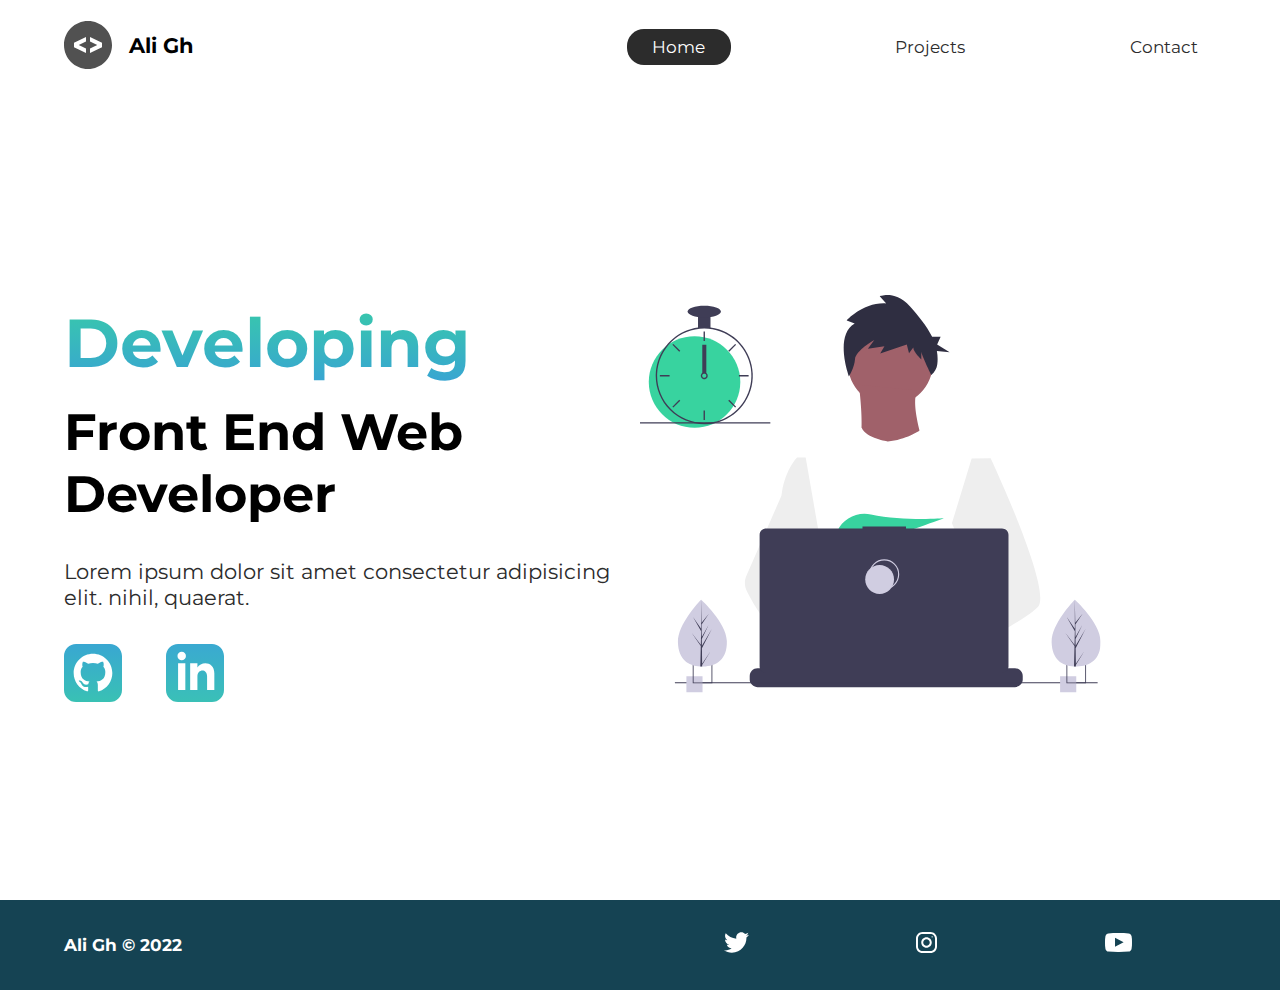
<file: index.html>
<!DOCTYPE html>
<html lang="en">
  <head>
    <meta charset="UTF-8" />
    <meta http-equiv="X-UA-Compatible" content="IE=edge" />
    <meta name="viewport" content="width=device-width, initial-scale=1.0" />
    <meta
      name="description"
      content="Ali is a front end web developer who specializes in html,css"
    />
    <meta name="robots" content="index,follow" />
    <link rel="stylesheet" href="../styles/style.css" />
    <link
      href="https://fonts.googleapis.com/css2?family=Montserrat:wght@400;500&display=swap"
      rel="stylesheet"
    />
    <title>front-end | Web Developer</title>
  </head>
  <body>
    <header class="main-head">
      <nav>
        <div class="logo">
          <img src="icons/code.svg" alt="logo" />
          <h1>Ali Gh</h1>
        </div>
        <ul>
          <li><a class="active" href="/">Home</a></li>
          <li><a href="./projects/">Projects</a></li>
          <li><a href="./contact/">Contact</a></li>
        </ul>
      </nav>
    </header>
    <section class="intro">
      <div class="intro-text">
        <h2>Developing</h2>
        <h3>
          Front End Web <br />
          Developer
        </h3>
        <p>
          Lorem ipsum dolor sit amet consectetur adipisicing elit. nihil,
          quaerat.
        </p>
        <div class="intro-special">
          <a href="#"
            ><img src="/icons/github.svg" alt="github-social-link"
          /></a>
          <a href="#"
            ><img src="/icons/linked-in.svg" alt="linkedin-social-link"
          /></a>
        </div>
      </div>
      <div class="intro-images">
        <svg
          width="799"
          height="690"
          viewBox="0 0 799 690"
          fill="none"
          xmlns="http://www.w3.org/2000/svg"
        >
          <g id="undraw_dev_productivity_umsq (1) 1" clip-path="url(#clip0)">
            <path
              id="Vector"
              d="M516.92 624.636C516.92 624.636 512.16 626.266 504.42 628.576C487.31 633.706 455.65 642.216 428.82 643.916C405.72 645.396 386.2 641.836 382.63 626.766C381.1 620.286 383.27 614.956 388 610.576C402.12 597.486 439 592.796 468.25 591.186C476.51 590.736 484.15 590.526 490.51 590.446C501.31 590.306 508.39 590.526 508.39 590.526L508.56 591.186L516.92 624.636Z"
              fill="#A0616A"
            />
            <path
              id="Vector_2"
              d="M436.99 672.586C418.61 695.346 342.73 647.666 316.19 629.886C310.41 626.016 306.97 623.566 306.97 623.566L331.25 591.186L338.94 580.936C338.94 580.936 345.82 584.586 355.99 590.526C356.36 590.746 356.73 590.966 357.11 591.186C365.88 596.336 376.89 603.066 388 610.576C403.33 620.946 418.83 632.776 428.82 643.916C438.59 654.806 443.08 665.036 436.99 672.586Z"
              fill="#A0616A"
            />
            <g id="me">
              <path
                id="Vector_3"
                d="M434.672 191.952C475.283 191.607 507.926 158.406 507.582 117.795C507.237 77.1832 474.036 44.5403 433.425 44.8847C392.813 45.2291 360.17 78.4303 360.515 119.042C360.859 159.653 394.06 192.296 434.672 191.952Z"
                fill="#A0616A"
              />
              <path
                id="Vector_4"
                d="M379.477 155.65C379.477 155.65 394.216 259.972 373.002 271.875C351.787 283.779 499.929 283.588 499.929 283.588C499.929 283.588 466.124 193.284 480.809 165.449L379.477 155.65Z"
                fill="#A0616A"
              />
              <path
                id="Vector_5"
                d="M608.101 283.199L596.257 339.402L571.214 458.308L570.49 464.815L562.138 540.138L556.582 590.177L552.857 623.79C528.584 636.526 510.988 645.326 510.988 645.326C510.988 645.326 509.404 637.719 506.871 627.99C489.805 633.265 458.218 642.043 431.404 643.97C441.266 654.777 445.842 664.969 439.817 672.57C421.63 695.485 345.349 648.45 318.659 630.896C318.077 635.158 317.879 639.464 318.068 643.762L297.626 628.314L299.331 592.359L302.206 531.522L305.819 455.229C304.448 451.975 303.294 448.634 302.364 445.228C295.956 423.161 288.032 379.057 281.928 342.067C277.016 312.298 273.302 287.138 272.517 281.785C272.411 281.086 272.358 280.726 272.358 280.726L384.363 230.094C392.509 248.556 429.865 253.809 429.865 253.809C460.756 251.417 484.847 234.913 484.847 234.913L608.101 283.199Z"
                fill="white"
              />
              <path
                id="Vector_6"
                d="M372.285 49.3811L358.49 43.9934C358.49 43.9934 386.969 12.1 426.99 14.513L415.635 2.22366C415.635 2.22366 443.04 -9.01799 468.283 19.6674C481.553 34.7467 496.908 52.4737 506.557 72.5077L521.281 72.3829L515.251 85.9663L536.874 99.3152L514.777 97.0719C516.155 104.471 516.421 112.034 515.566 119.511C514.683 126.991 510.928 133.835 505.094 138.598V138.598C505.094 138.598 487.743 103.449 487.696 97.9443L487.813 111.705C487.813 111.705 473.959 99.4371 473.889 91.1807L466.471 100.877L462.593 85.7717L416.475 101.301L423.87 88.8526L395.157 93.2246L406.278 77.9923C406.278 77.9923 373.932 96.1568 372.811 111.304C371.689 126.452 362.299 140.875 362.299 140.875C362.299 140.875 336.213 70.3294 372.285 49.3811Z"
                fill="#2F2E41"
              />
              <path
                id="Vector_7"
                d="M690.215 540.422C682.794 548.605 664.338 560.992 641.951 574.422C633.623 579.413 624.757 584.559 615.71 589.676C594.122 601.889 571.514 614.001 552.857 623.79C528.584 636.526 510.988 645.326 510.988 645.326C510.988 645.326 509.403 637.719 506.871 627.99C503.48 614.968 498.397 598.141 493.184 590.715C493.002 590.456 492.82 590.218 492.638 589.979C491.121 588.022 489.601 586.885 488.112 586.897L562.138 540.138L594.127 519.926L570.489 464.814L540.842 395.683L557.908 339.727L575.062 283.479L608.101 283.199C608.101 283.199 619.243 306.985 633.514 340.166C635.647 345.128 637.851 350.299 640.096 355.64C669.469 425.394 706.176 522.836 690.215 540.422Z"
                fill="#EEEEEE"
              />
              <path
                id="Vector_8"
                d="M358.123 591.2C355.41 591.212 352.702 591.456 350.029 591.928C327.074 596.073 320.47 616.94 318.659 630.896C318.077 635.158 317.879 639.464 318.068 643.761L297.626 628.314L290.178 622.687C272.316 616.628 256.353 605.733 242.483 592.84C230.449 581.456 219.634 568.849 210.213 555.223C200.831 541.793 192.448 527.692 185.134 513.034C183.094 508.943 181.977 504.454 181.864 499.884C181.751 495.314 182.644 490.775 184.48 486.588L209.154 430.327L245.218 348.098C245.471 346.146 245.752 344.237 246.059 342.371C252.995 300.511 272.367 281.786 272.367 281.786L287.286 281.659L297.778 341.932L310.813 416.815L302.364 445.227L282.839 510.845L302.205 531.522L358.123 591.2Z"
                fill="#EEEEEE"
              />
            </g>
            <path
              id="Vector_9"
              d="M372.877 415.806L385.631 430.686C390.37 429.783 395.319 428.721 400.416 427.529L396.752 415.806L405.71 426.256C459.707 412.975 526.637 387.155 526.637 387.155C526.637 387.155 454.379 392.453 400.428 380.666C376.558 375.451 351.998 387.284 342.202 409.668C336.508 422.679 337.403 433.951 357.596 433.951C364.419 433.835 371.223 433.195 377.949 432.037L372.877 415.806Z"
              fill="#38D39F"
            />
            <path
              id="Vector_10"
              d="M663.65 660.386V666.456C663.654 668.122 663.345 669.774 662.74 671.326C662.472 672.018 662.147 672.687 661.77 673.326C660.578 675.326 658.887 676.983 656.862 678.133C654.838 679.283 652.549 679.887 650.22 679.886H203.67C201.342 679.887 199.053 679.283 197.028 678.133C195.003 676.983 193.312 675.326 192.12 673.326C191.743 672.687 191.419 672.018 191.15 671.326C190.546 669.774 190.237 668.122 190.24 666.456V660.386C190.24 658.622 190.587 656.876 191.262 655.246C191.936 653.616 192.926 652.136 194.173 650.888C195.42 649.641 196.901 648.652 198.53 647.977C200.16 647.302 201.906 646.955 203.67 646.956H229.41V644.126C229.41 644.052 229.425 643.979 229.453 643.911C229.481 643.843 229.522 643.782 229.574 643.73C229.626 643.678 229.688 643.636 229.756 643.608C229.824 643.58 229.897 643.566 229.97 643.566H243.4C243.474 643.566 243.547 643.58 243.615 643.608C243.683 643.636 243.745 643.678 243.797 643.73C243.849 643.782 243.89 643.843 243.918 643.911C243.946 643.979 243.96 644.052 243.96 644.126V646.956H252.35V644.126C252.35 644.052 252.365 643.979 252.393 643.911C252.421 643.843 252.462 643.782 252.514 643.73C252.566 643.678 252.628 643.636 252.696 643.608C252.764 643.58 252.837 643.566 252.91 643.566H266.34C266.414 643.566 266.487 643.58 266.555 643.608C266.623 643.636 266.684 643.678 266.736 643.73C266.789 643.782 266.83 643.843 266.858 643.911C266.886 643.979 266.9 644.052 266.9 644.126V646.956H275.3V644.126C275.3 644.052 275.315 643.979 275.343 643.911C275.371 643.843 275.412 643.782 275.464 643.73C275.516 643.678 275.578 643.636 275.646 643.608C275.714 643.58 275.787 643.566 275.86 643.566H289.29C289.364 643.566 289.437 643.58 289.505 643.608C289.573 643.636 289.634 643.678 289.686 643.73C289.739 643.782 289.78 643.843 289.808 643.911C289.836 643.979 289.85 644.052 289.85 644.126V646.956H298.24V644.126C298.24 644.052 298.255 643.979 298.283 643.911C298.311 643.843 298.352 643.782 298.404 643.73C298.456 643.678 298.518 643.636 298.586 643.608C298.654 643.58 298.727 643.566 298.8 643.566H312.23C312.304 643.566 312.377 643.58 312.445 643.608C312.513 643.636 312.574 643.678 312.626 643.73C312.678 643.782 312.72 643.843 312.748 643.911C312.776 643.979 312.79 644.052 312.79 644.126V646.956H321.18V644.126C321.18 644.052 321.194 643.979 321.223 643.911C321.251 643.843 321.292 643.782 321.344 643.73C321.396 643.678 321.458 643.636 321.526 643.608C321.594 643.58 321.667 643.566 321.74 643.566H335.17C335.244 643.566 335.317 643.58 335.385 643.608C335.453 643.636 335.514 643.678 335.566 643.73C335.618 643.782 335.66 643.843 335.688 643.911C335.716 643.979 335.73 644.052 335.73 644.126V646.956H344.13V644.126C344.13 644.052 344.145 643.979 344.173 643.911C344.201 643.843 344.242 643.782 344.294 643.73C344.346 643.678 344.408 643.636 344.476 643.608C344.544 643.58 344.617 643.566 344.69 643.566H358.12C358.194 643.566 358.267 643.58 358.335 643.608C358.403 643.636 358.464 643.678 358.516 643.73C358.569 643.782 358.61 643.843 358.638 643.911C358.666 643.979 358.68 644.052 358.68 644.126V646.956H367.07V644.126C367.07 644.052 367.085 643.979 367.113 643.911C367.141 643.843 367.182 643.782 367.234 643.73C367.286 643.678 367.348 643.636 367.416 643.608C367.484 643.58 367.557 643.566 367.63 643.566H472.83C472.904 643.566 472.977 643.58 473.045 643.608C473.113 643.636 473.174 643.678 473.227 643.73C473.279 643.782 473.32 643.843 473.348 643.911C473.376 643.979 473.39 644.052 473.39 644.126V646.956H481.79V644.126C481.79 644.052 481.804 643.979 481.833 643.911C481.861 643.843 481.902 643.782 481.954 643.73C482.006 643.678 482.068 643.636 482.136 643.608C482.204 643.58 482.277 643.566 482.35 643.566H495.78C495.928 643.567 496.07 643.627 496.175 643.732C496.279 643.836 496.339 643.978 496.34 644.126V646.956H504.73V644.126C504.73 644.052 504.745 643.979 504.773 643.911C504.801 643.843 504.842 643.782 504.894 643.73C504.946 643.678 505.008 643.636 505.076 643.608C505.144 643.58 505.217 643.566 505.29 643.566H518.72C518.794 643.566 518.867 643.58 518.935 643.608C519.003 643.636 519.065 643.678 519.117 643.73C519.169 643.782 519.21 643.843 519.238 643.911C519.266 643.979 519.28 644.052 519.28 644.126V646.956H527.67V644.126C527.67 644.052 527.685 643.979 527.713 643.911C527.741 643.843 527.782 643.782 527.834 643.73C527.886 643.678 527.948 643.636 528.016 643.608C528.084 643.58 528.157 643.566 528.23 643.566H541.66C541.734 643.566 541.807 643.58 541.875 643.608C541.943 643.636 542.005 643.678 542.057 643.73C542.109 643.782 542.15 643.843 542.178 643.911C542.206 643.979 542.22 644.052 542.22 644.126V646.956H550.62V644.126C550.62 644.052 550.635 643.979 550.663 643.911C550.691 643.843 550.732 643.782 550.784 643.73C550.836 643.678 550.898 643.636 550.966 643.608C551.034 643.58 551.107 643.566 551.18 643.566H564.61C564.757 643.568 564.898 643.628 565.001 643.733C565.104 643.837 565.161 643.979 565.16 644.126V646.956H573.56V644.126C573.56 644.052 573.575 643.979 573.603 643.911C573.631 643.843 573.672 643.782 573.724 643.73C573.776 643.678 573.838 643.636 573.906 643.608C573.974 643.58 574.047 643.566 574.12 643.566H587.55C587.624 643.566 587.697 643.58 587.765 643.608C587.833 643.636 587.895 643.678 587.947 643.73C587.999 643.782 588.04 643.843 588.068 643.911C588.096 643.979 588.11 644.052 588.11 644.126V646.956H596.5V644.126C596.5 644.052 596.515 643.979 596.543 643.911C596.571 643.843 596.612 643.782 596.664 643.73C596.716 643.678 596.778 643.636 596.846 643.608C596.914 643.58 596.987 643.566 597.06 643.566H610.49C610.564 643.566 610.637 643.58 610.705 643.608C610.773 643.636 610.835 643.678 610.887 643.73C610.939 643.782 610.98 643.843 611.008 643.911C611.036 643.979 611.05 644.052 611.05 644.126V646.956H650.22C651.984 646.955 653.731 647.302 655.36 647.977C656.99 648.652 658.471 649.641 659.718 650.888C660.965 652.136 661.954 653.616 662.629 655.246C663.304 656.876 663.651 658.622 663.65 660.386Z"
              fill="#3F3D56"
            />
            <path
              id="Vector_11"
              d="M793.5 671.326H60.5V673.326H793.5V671.326Z"
              fill="#3F3D56"
            />
            <path
              id="Vector_12"
              d="M627.694 404.757H461.251V401.326H385.78V404.757H218.651C215.665 404.757 212.801 405.943 210.69 408.054C208.578 410.166 207.392 413.029 207.392 416.015V643.927C207.392 646.913 208.578 649.776 210.69 651.888C212.801 653.999 215.665 655.185 218.651 655.185H627.694C630.68 655.185 633.544 653.999 635.655 651.888C637.767 649.776 638.953 646.913 638.953 643.927V416.015C638.953 414.537 638.662 413.073 638.096 411.707C637.53 410.341 636.701 409.1 635.655 408.054C634.61 407.009 633.369 406.18 632.003 405.614C630.637 405.048 629.173 404.757 627.694 404.757Z"
              fill="#3F3D56"
            />
            <path
              id="Vector_13"
              d="M423.5 509.326C437.307 509.326 448.5 498.133 448.5 484.326C448.5 470.519 437.307 459.326 423.5 459.326C409.693 459.326 398.5 470.519 398.5 484.326C398.5 498.133 409.693 509.326 423.5 509.326Z"
              stroke="#D0CDE1"
              stroke-width="2"
              stroke-miterlimit="10"
            />
            <path
              id="Vector_14"
              d="M415.5 518.326C429.307 518.326 440.5 507.133 440.5 493.326C440.5 479.519 429.307 468.326 415.5 468.326C401.693 468.326 390.5 479.519 390.5 493.326C390.5 507.133 401.693 518.326 415.5 518.326Z"
              fill="#D0CDE1"
            />
            <path
              id="Vector_15"
              d="M108.446 661.223H80.4463V689.223H108.446V661.223Z"
              fill="#D0CDE1"
            />
            <path
              id="Vector_16"
              d="M91.4502 639.223V673.223H125.45V639.223H91.4502ZM123.97 671.743H92.9202V640.703H123.97V671.743Z"
              fill="#3F3D56"
            />
            <path
              id="Vector_17"
              d="M756.446 661.223H728.446V689.223H756.446V661.223Z"
              fill="#D0CDE1"
            />
            <path
              id="Vector_18"
              d="M739.45 639.223V673.223H773.45V639.223H739.45ZM771.97 671.743H740.92V640.703H771.97V671.743Z"
              fill="#3F3D56"
            />
            <path
              id="Vector_19"
              d="M94.5802 230.113C138.399 230.113 173.921 194.592 173.921 150.773C173.921 106.955 138.399 71.4326 94.5802 71.4326C50.7617 71.4326 15.2397 106.955 15.2397 150.773C15.2397 194.592 50.7617 230.113 94.5802 230.113Z"
              fill="#38D39F"
            />
            <path
              id="Vector_20"
              d="M122.229 56.4899C115.045 55.5763 107.774 55.5763 100.59 56.4899C84.586 58.5913 69.5203 65.2398 57.181 75.6465C44.8417 86.0532 35.7467 99.7813 30.9754 115.202C28.8053 122.229 27.5764 129.514 27.3208 136.864C27.2848 137.886 27.2607 138.92 27.2607 139.954C27.283 162.264 36.1559 183.655 51.932 199.431C67.7082 215.207 89.0989 224.08 111.41 224.103C113.201 224.103 114.992 224.042 116.759 223.934C120.907 223.674 125.03 223.103 129.093 222.227C148.495 218.055 165.798 207.161 177.947 191.468C190.095 175.776 196.308 156.295 195.487 136.467C194.665 116.638 186.863 97.738 173.459 83.1039C160.054 68.4698 141.909 59.0435 122.229 56.4899H122.229ZM137.748 217.347H137.736C130.959 219.659 123.905 221.062 116.759 221.518C114.992 221.638 113.201 221.698 111.41 221.698C89.7377 221.672 68.961 213.051 53.6367 197.727C38.3123 182.402 29.6914 161.626 29.6649 139.954C29.6649 138.92 29.689 137.886 29.725 136.864C30.5514 115.744 39.5156 95.7617 54.7411 81.1008C69.9666 66.44 90.273 58.237 111.41 58.2089C130.776 58.21 149.513 65.0865 164.283 77.6131C179.052 90.1398 188.895 107.503 192.057 126.61C195.219 145.716 191.496 165.325 181.55 181.942C171.604 198.559 156.081 211.106 137.748 217.347H137.748Z"
              fill="#3F3D56"
            />
            <path
              id="Vector_21"
              d="M112.612 63.0176H110.208V79.8474H112.612V63.0176Z"
              fill="#3F3D56"
            />
            <path
              id="Vector_22"
              d="M57.8578 84.7018L56.1577 86.4019L68.0582 98.3023L69.7582 96.6022L57.8578 84.7018Z"
              fill="#3F3D56"
            />
            <path
              id="Vector_23"
              d="M34.4736 138.751V141.156H51.3034V138.751H34.4736Z"
              fill="#3F3D56"
            />
            <path
              id="Vector_24"
              d="M56.1578 193.506L57.8579 195.206L69.7584 183.306L68.0583 181.606L56.1578 193.506Z"
              fill="#3F3D56"
            />
            <path
              id="Vector_25"
              d="M153.062 96.6022L154.762 98.3022L166.662 86.4018L164.962 84.7017L153.062 96.6022Z"
              fill="#3F3D56"
            />
            <path
              id="Vector_26"
              d="M171.516 138.751V141.156H188.346V138.751H171.516Z"
              fill="#3F3D56"
            />
            <path
              id="Vector_27"
              d="M154.762 181.605L153.062 183.305L164.962 195.206L166.662 193.506L154.762 181.605Z"
              fill="#3F3D56"
            />
            <path
              id="Vector_28"
              d="M112.612 200.06H110.208V216.89H112.612V200.06Z"
              fill="#3F3D56"
            />
            <path
              id="Vector_29"
              d="M115.016 135.145C113.976 134.365 112.711 133.943 111.41 133.943C110.11 133.943 108.844 134.365 107.804 135.145C107.091 135.686 106.505 136.375 106.085 137.165C105.552 138.181 105.322 139.329 105.421 140.473C105.52 141.616 105.944 142.707 106.644 143.617C107.343 144.527 108.288 145.218 109.368 145.608C110.447 145.997 111.616 146.07 112.735 145.817C113.855 145.564 114.878 144.996 115.685 144.179C116.492 143.363 117.048 142.333 117.288 141.21C117.528 140.088 117.441 138.92 117.039 137.846C116.636 136.771 115.935 135.834 115.017 135.145H115.016ZM111.41 143.56C110.454 143.557 109.539 143.176 108.863 142.501C108.187 141.825 107.807 140.909 107.804 139.954C107.808 139.224 108.03 138.513 108.441 137.91C108.793 137.4 109.271 136.989 109.828 136.718C110.386 136.446 111.004 136.323 111.623 136.361C112.241 136.398 112.84 136.594 113.361 136.931C113.881 137.267 114.307 137.732 114.595 138.281C114.883 138.83 115.025 139.444 115.007 140.063C114.989 140.683 114.811 141.287 114.491 141.818C114.17 142.349 113.719 142.788 113.179 143.093C112.639 143.398 112.03 143.559 111.41 143.56V143.56Z"
              fill="#3F3D56"
            />
            <path
              id="Vector_30"
              d="M122.229 35.3687H100.591V57.007H122.229V35.3687Z"
              fill="#3F3D56"
            />
            <path
              id="Vector_31"
              d="M111.41 38.9748C127.344 38.9748 140.261 34.4 140.261 28.7567C140.261 23.1134 127.344 18.5386 111.41 18.5386C95.4757 18.5386 82.5586 23.1134 82.5586 28.7567C82.5586 34.4 95.4757 38.9748 111.41 38.9748Z"
              fill="#3F3D56"
            />
            <path id="clock-arrow" d="M115 86H108V135H115V86Z" fill="#3F3D56" />
            <path
              id="Vector_32"
              d="M226 220.44H0V222.844H226V220.44Z"
              fill="#3F3D56"
            />
            <g id="plant-left">
              <path
                id="Vector_33"
                d="M150.594 599.754C151.527 631.704 132.858 643.413 109.43 644.097C108.886 644.113 108.344 644.123 107.805 644.126C106.719 644.135 105.643 644.117 104.577 644.072C83.3891 643.193 66.6172 631.945 65.7495 602.232C64.8515 571.482 103.018 531.529 105.882 528.574L105.887 528.571C105.996 528.458 106.052 528.402 106.052 528.402C106.052 528.402 149.661 567.807 150.594 599.754Z"
                fill="#D0CDE1"
              />
              <path
                id="Vector_34"
                d="M107.744 639.255L122.626 617.124L107.774 641.636L107.805 644.126C106.719 644.135 105.643 644.117 104.577 644.072L105.315 612.06L105.295 611.813L105.322 611.766L105.393 608.741L89.0952 585.078L105.374 606.477L105.432 607.116L105.989 582.93L91.9122 558.397L106.029 578.681L105.882 528.574L105.882 528.407L105.887 528.571L106.821 568.062L119.651 552.021L106.863 571.464L107.143 593.098L118.949 571.984L107.187 596.279L107.343 608.308L124.512 578.897L107.395 612.505L107.744 639.255Z"
                fill="#3F3D56"
              />
            </g>
            <g id="plant-right">
              <path
                id="Vector_35"
                d="M798.594 599.754C799.527 631.704 780.858 643.413 757.43 644.097C756.886 644.113 756.344 644.123 755.805 644.126C754.719 644.135 753.643 644.117 752.577 644.072C731.389 643.193 714.617 631.945 713.749 602.232C712.851 571.482 751.018 531.529 753.882 528.574L753.887 528.571C753.996 528.458 754.052 528.402 754.052 528.402C754.052 528.402 797.661 567.807 798.594 599.754Z"
                fill="#D0CDE1"
              />
              <path
                id="Vector_36"
                d="M755.744 639.255L770.626 617.124L755.774 641.636L755.805 644.126C754.719 644.135 753.643 644.117 752.577 644.072L753.315 612.06L753.295 611.813L753.323 611.766L753.393 608.741L737.095 585.078L753.374 606.477L753.432 607.116L753.989 582.93L739.912 558.397L754.029 578.681L753.882 528.574L753.882 528.407L753.887 528.571L754.821 568.062L767.651 552.021L754.864 571.464L755.143 593.098L766.949 571.984L755.187 596.279L755.343 608.308L772.512 578.897L755.395 612.505L755.744 639.255Z"
                fill="#3F3D56"
              />
            </g>
          </g>
          <defs>
            <clipPath id="clip0">
              <rect width="798.627" height="689.223" fill="white" />
            </clipPath>
          </defs>
        </svg>
        <img class="splash" src="/img/splash.svg" alt="" />
      </div>
    </section>
    <footer>
      <h4>Ali Gh &copy; 2022</h4>
      <ul>
        <li>
          <a href="#"
            ><img src="/icons/twitter 1.svg" alt="twitter-social"
          /></a>
        </li>
        <li>
          <a href="#"
            ><img src="/icons/instagram 1.svg" alt="instagram-social"
          /></a>
        </li>
        <li>
          <a href="#"
            ><img src="/icons/youtube-symbol 1.svg" alt="youtube-social"
          /></a>
        </li>
      </ul>
    </footer>
  </body>
</html>
</file>
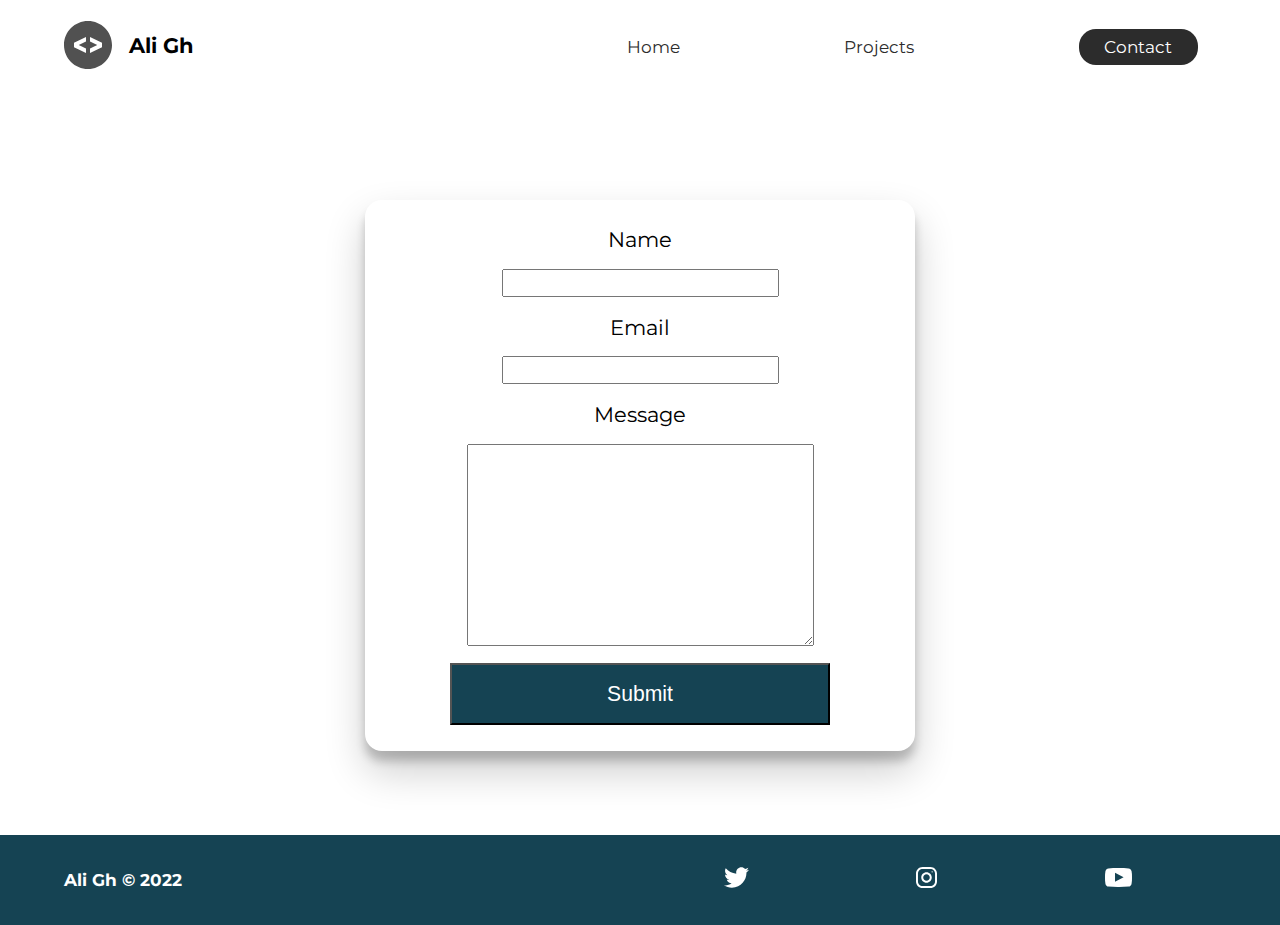
<file: contact/index.html>
<!DOCTYPE html>
<html lang="en">
  <head>
    <meta charset="UTF-8" />
    <meta http-equiv="X-UA-Compatible" content="IE=edge" />
    <meta name="viewport" content="width=device-width, initial-scale=1.0" />
    <meta
      name="description"
      content="Ali is a front end web developer who specializes in html,css"
    />
    <meta name="robots" content="index,follow" />
    <link rel="stylesheet" href="/styles/style.css" />
    <link
      href="https://fonts.googleapis.com/css2?family=Montserrat:wght@400;500&display=swap"
      rel="stylesheet"
    />
    <title>front-end | Web Developer</title>
  </head>
  <body>
    <header class="main-head">
      <nav>
        <div class="logo">
          <img src="../icons/code.svg" alt="logo" />
          <h1>Ali Gh</h1>
        </div>
        <ul>
          <li><a href="../index.html">Home</a></li>
          <li><a href="../projects/">Projects</a></li>
          <li><a class="active" href="./index.html">Contact</a></li>
        </ul>
      </nav>
    </header>
    <section class="form-section">
      <form action="">
        <label for="name">Name</label>
        <input type="text" name="name" id="name" required />
        <label for="email">Email</label>
        <input type="email" name="email" id="email" required />
        <label for="message">Message</label>
        <textarea name="message" id="message" cols="30" rows="10"></textarea>
        <button type="submit">Submit</button>
      </form>
    </section>
    <footer>
      <h4>Ali Gh &copy; 2022</h4>
      <ul>
        <li>
          <a href="#"
            ><img src="/icons/twitter 1.svg" alt="twitter-social"
          /></a>
        </li>
        <li>
          <a href="#"
            ><img src="/icons/instagram 1.svg" alt="instagram-social"
          /></a>
        </li>
        <li>
          <a href="#"
            ><img src="/icons/youtube-symbol 1.svg" alt="youtube-social"
          /></a>
        </li>
      </ul>
    </footer>
  </body>
</html>
</file>
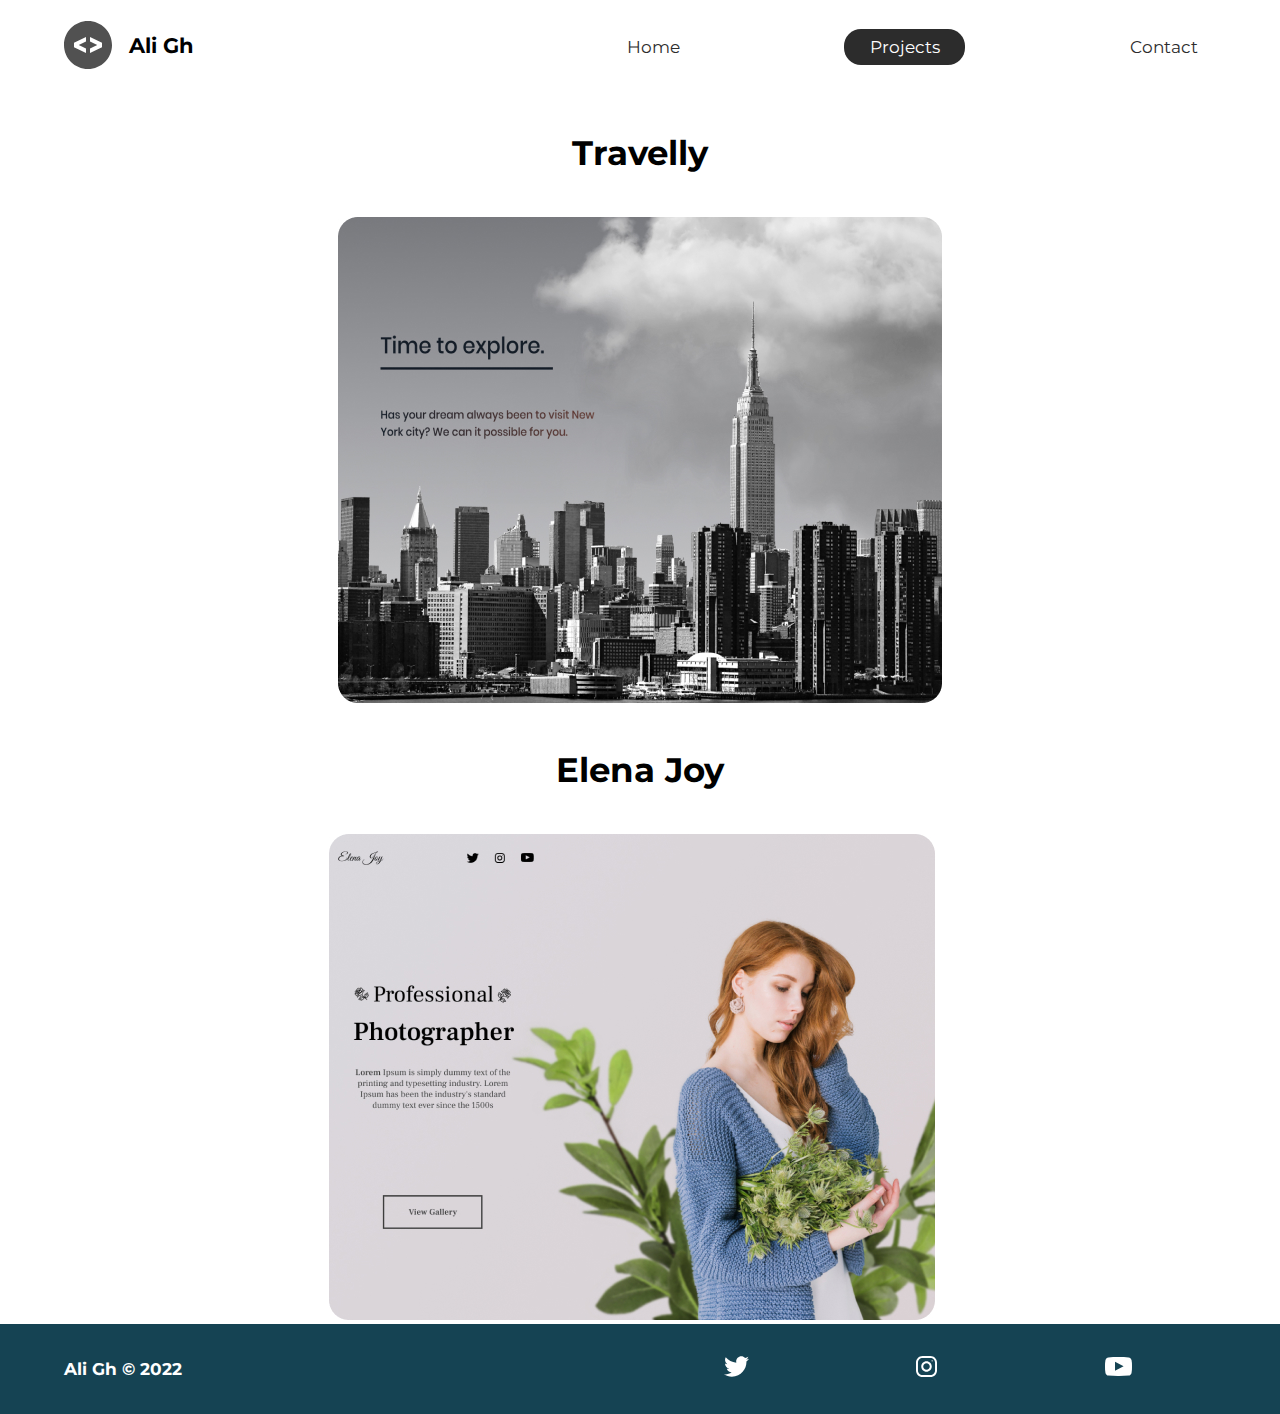
<file: projects/index.html>
<!DOCTYPE html>
<html lang="en">
  <head>
    <meta charset="UTF-8" />
    <meta http-equiv="X-UA-Compatible" content="IE=edge" />
    <meta name="viewport" content="width=device-width, initial-scale=1.0" />
    <meta
      name="description"
      content="Ali is a front end web developer who specializes in html,css"
    />
    <meta name="robots" content="index,follow" />
    <link rel="stylesheet" href="/styles/style.css" />
    <link
      href="https://fonts.googleapis.com/css2?family=Montserrat:wght@400;500&display=swap"
      rel="stylesheet"
    />
    <title>front-end | Web Developer</title>
  </head>
  <body>
    <header class="main-head">
      <nav>
        <div class="logo">
          <img src="../icons/code.svg" alt="logo" />
          <h1>Ali Gh</h1>
        </div>
        <ul>
          <li><a href="../index.html">Home</a></li>
          <li><a class="active" href="/">Projects</a></li>
          <li><a href="../contact/">Contact</a></li>
        </ul>
      </nav>
    </header>
    <section class="projects">
      <div class="travelly">
        <h2>Travelly</h2>
        <a href="https://cheerful-klepon-75ec2d.netlify.app/">
          <img src="../img/travelly.jpg" alt="travelly-project" />
        </a>
      </div>
      <div class="elena">
        <h2>Elena Joy</h2>
        <a href="https://frolicking-torte-8ca0b9.netlify.app/">
          <img src="../img/elena-joy.jpg" alt="elena-project" />
        </a>
      </div>
    </section>
    <footer>
      <h4>Ali Gh &copy; 2022</h4>
      <ul>
        <li>
          <a href="#"
            ><img src="/icons/twitter 1.svg" alt="twitter-social"
          /></a>
        </li>
        <li>
          <a href="#"
            ><img src="/icons/instagram 1.svg" alt="instagram-social"
          /></a>
        </li>
        <li>
          <a href="#"
            ><img src="/icons/youtube-symbol 1.svg" alt="youtube-social"
          /></a>
        </li>
      </ul>
    </footer>
  </body>
</html>
</file>
<file: styles/style.css>
* {
  margin: 0;
  padding: 0;
  box-sizing: border-box;
}

body {
  font-family: "Montserrat", sans-serif;
}

html {
  font-size: 62.5%;
}

h1 {
  font-size: 2.5rem;
}

li,
button,
label,
input,
a,
p {
  font-size: 2.5rem;
}

h2 {
  font-size: 4rem;
}

h3 {
  font-size: 2.5rem;
}

h4,
h5 {
  font-size: 2rem;
}

ul {
  list-style: none;
}

a {
  text-decoration: none;
  font-size: 2rem;
  color: #2c2c2c;
}

.main-head {
  width: 95%;
  margin: 0 0 0 auto;
}

nav {
  display: flex;
  justify-content: space-between;
  align-items: center;
  flex-direction: row;
  min-height: 10vh;
  width: 60%;
  flex-wrap: wrap;
}
nav .logo {
  display: flex;
  justify-content: felx-start;
  align-items: center;
  flex-direction: row;
  flex: 1 1 10rem;
}
nav .logo h1 {
  margin: 2rem;
}
nav ul {
  display: flex;
  justify-content: space-around;
  align-items: center;
  flex-direction: row;
  flex: 1 1 40rem;
}

.intro {
  min-height: 90vh;
  width: 90%;
  margin: auto;
  flex-wrap: wrap;
  display: flex;
  justify-content: space-between;
  align-items: center;
  flex-direction: row;
}
.intro h2 {
  display: inline-block;
  font-size: 8rem;
  padding-top: 2rem;
  background: linear-gradient(#38d39f, #38a4d3);
  -webkit-background-clip: text;
  background-clip: text;
  -webkit-text-fill-color: transparent;
}
.intro h3 {
  font-size: 6rem;
  padding: 2rem 2rem 2rem 0rem;
}
.intro p {
  padding-top: 2rem;
  color: #2c2c2c;
}

.splash {
  position: absolute;
  top: 0%;
  right: 0%;
  height: 110%;
  z-index: -1;
}

.intro-special {
  margin-top: 4rem;
}
.intro-special a {
  margin-right: 5rem;
}

.active {
  background: #2c2c2c;
  color: white;
  padding: 1rem 3rem;
  border-radius: 2rem;
}

.intro-text,
.intro-images {
  flex: 1 1 40rem;
}

#plant-left {
  -webkit-animation: plant 1.5s ease infinite alternate;
  animation: plant 1.5s ease infinite alternate;
}

#plant-right {
  -webkit-animation: plant 1.5s ease infinite alternate 0.5s;
  animation: plant 1.5s ease infinite alternate 0.5s;
}

#me {
  -webkit-animation: me 1s ease infinite alternate;
  animation: me 1s ease infinite alternate;
  transform-origin: bottom;
}

#clock-arrow {
  -webkit-animation: clock 1.5s infinite linear;
  animation: clock 1.5s infinite linear;
  transform-box: fill-box;
  transform-origin: bottom;
}

@-webkit-keyframes me {
  from {
    transform: rotatez(-5deg);
  }
  to {
    transform: rotatez(5deg);
  }
}

@keyframes me {
  from {
    transform: rotatez(-5deg);
  }
  to {
    transform: rotatez(5deg);
  }
}
@-webkit-keyframes plant {
  from {
    transform: translateY(0%);
  }
  to {
    transform: translateY(-30%);
  }
}
@keyframes plant {
  from {
    transform: translateY(0%);
  }
  to {
    transform: translateY(-30%);
  }
}
@-webkit-keyframes clock {
  from {
    transform: rotateZ(0deg);
  }
  to {
    transform: rotateZ(360deg);
  }
}
@keyframes clock {
  from {
    transform: rotateZ(0deg);
  }
  to {
    transform: rotateZ(360deg);
  }
}
.projects {
  width: 90%;
  margin: auto;
  min-height: 90vh;
  display: flex;
  justify-content: space-between;
  align-items: center;
  flex-direction: row;
  text-align: center;
  flex-wrap: wrap;
}
.projects h2 {
  margin: 5rem;
}

.travelly,
.elena {
  flex: 1 1 40rem;
}

.form-section {
  min-height: 80vh;
  display: flex;
  justify-content: center;
  align-items: center;
  flex-direction: row;
  margin-top: 3rem;
}
.form-section form {
  padding: 3rem 10rem;
  box-shadow: 0px 10px 10px rgba(0, 0, 0, 0.2), 0px 20px 40px rgba(0, 0, 0, 0.2);
  display: flex;
  justify-content: center;
  align-items: center;
  flex-direction: column;
  border-radius: 2rem;
}
.form-section form input,
.form-section form textarea {
  margin: 2rem;
}
.form-section form input:focus,
.form-section form textarea:focus {
  outline: 2px solid black;
}
.form-section form textarea {
  font-family: "Montserrat", sans-serif;
  font-size: 2rem;
}
.form-section form button {
  width: 100%;
  padding: 2rem;
  background: #154353;
  color: white;
}
.form-section form button:focus {
  background: rgb(51, 105, 107);
}

footer {
  background: #154353;
  color: white;
  min-height: 10vh;
  padding: 0% 5%;
  display: flex;
  justify-content: flex-start;
  align-items: center;
  flex-direction: row;
}
footer ul {
  flex: 1 1 40rem;
  display: flex;
  justify-content: space-around;
  align-items: center;
  flex-direction: row;
}
footer h4 {
  flex: 1 1 40rem;
}

@media screen and (max-width: 1332px) {
  html {
    font-size: 53%;
  }
  .splash {
    display: none;
  }
  svg {
    width: 80%;
  }
  nav {
    width: 100%;
  }
}
@media screen and (max-width: 754px) {
  html {
    font-size: 45%;
  }
  svg {
    height: 60%;
  }
  .main-head {
    width: 100%;
  }
  nav .logo {
    display: flex;
    justify-content: center;
    align-items: center;
    flex-direction: column;
    flex: 1 1 20rem;
    margin-top: 2rem;
  }
  nav ul {
    flex: 1 1 60rem;
    margin: 2rem 0rem;
  }
  .intro-text {
    margin-top: 5rem;
    text-align: center;
  }
  .intro-images {
    text-align: center;
  }
  .intro-socail {
    display: flex;
    justify-content: center;
    align-items: center;
    flex-direction: row;
  }
  .intro-socail a {
    margin: 2rem;
  }
  .elena,
  .travelly {
    flex: 1 1 50rem;
  }
  .elena img,
  .travelly img {
    width: 100%;
    height: 100%;
  }
  form {
    padding: 0rem;
    width: 100%;
  }
} /*# sourceMappingURL=style.css.map */
</file>
